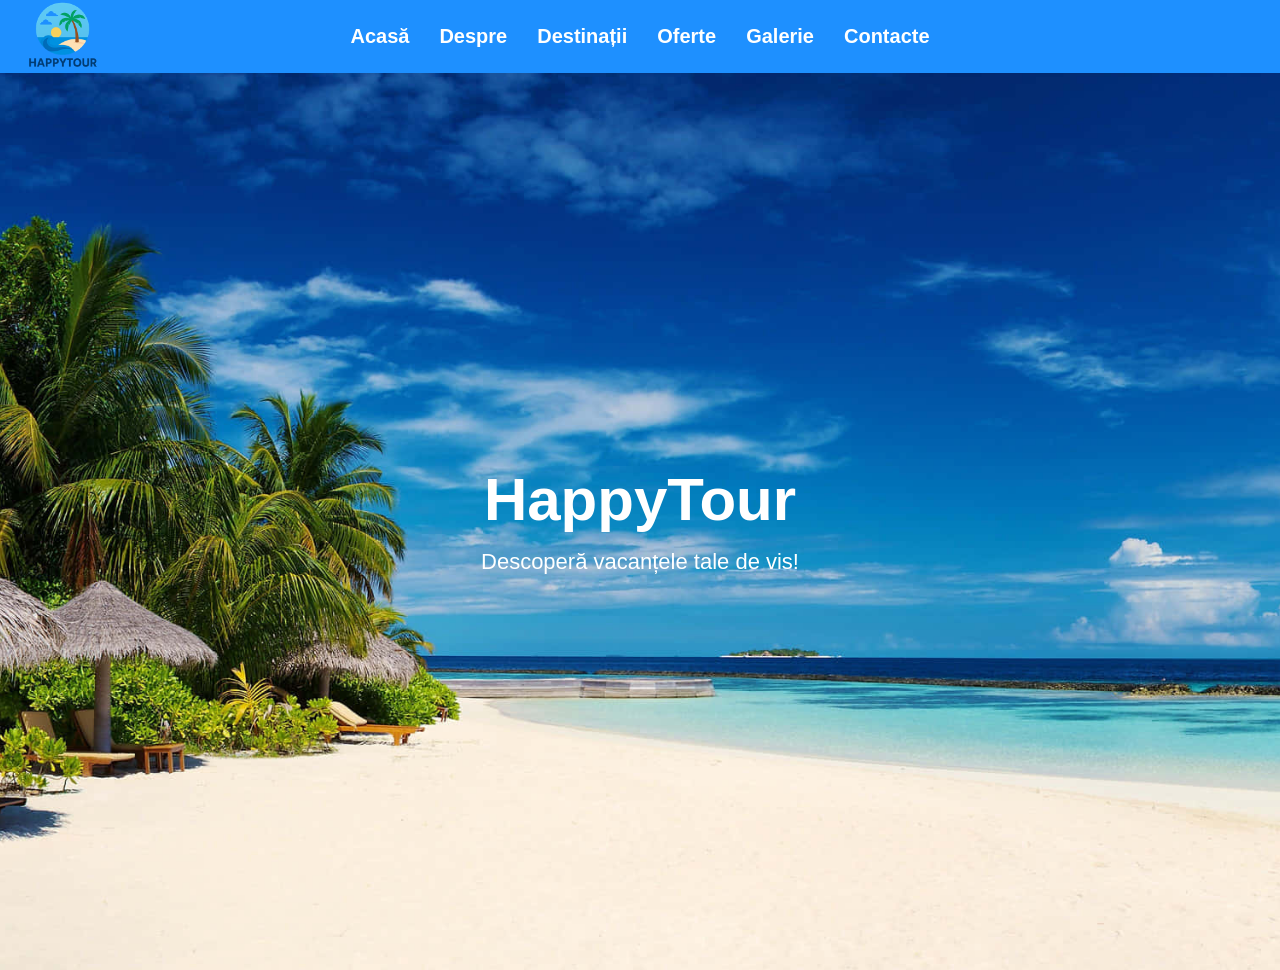
<file: Agentie de turism/index.html>
<!DOCTYPE html>
<html lang="ro">
<head>
    <meta charset="UTF-8">
    <meta name="viewport" content="width=device-width, initial-scale=1.0">
    <title>HappyTour - Acasă</title>
    <link rel="icon" href="img/Logo.png" type>

    <link rel="stylesheet" href="style.css">
</head>
<body>

<nav>
    <img src="img/Logo.png" alt="HappyTour Logo">
    <div class="linkuri-navigatie">
        <a href="index.html">Acasă</a>
        <a href="Despre.html">Despre</a>
        <a href="Destinatii.html">Destinații</a>
        <a href="Oferte.html">Oferte</a>
        <a href="galerie.html">Galerie</a>
        <a href="Contacte.html">Contacte</a>
    </div>
</nav>

<main>
    <div class="sectiune-principala">
        <h1>HappyTour</h1>
        <p>Descoperă vacanțele tale de vis!</p>
    </div>
</main>

</body>
</html>
</file>
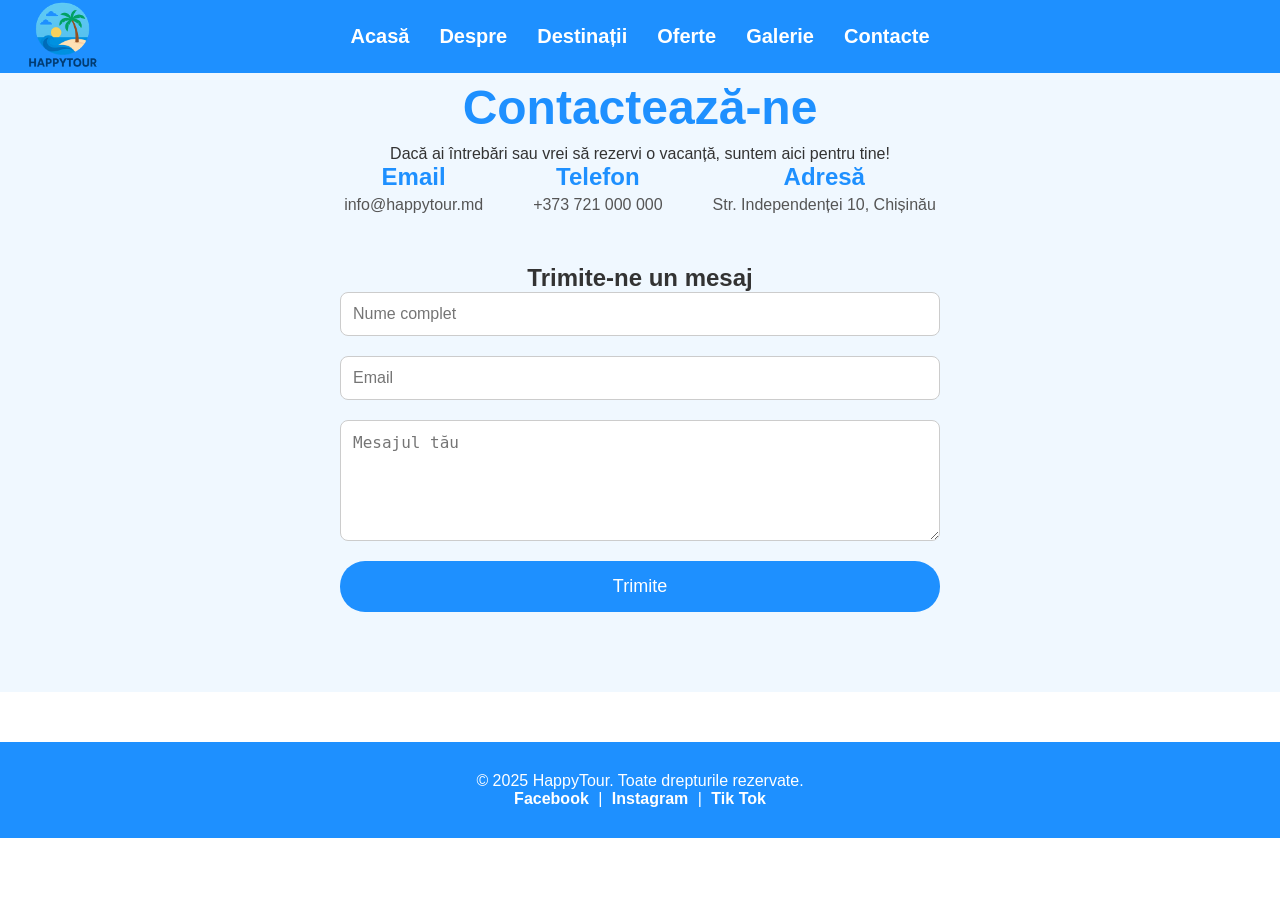
<file: Agentie de turism/Contacte.html>
<!DOCTYPE html>
<html lang="ro">
<head>
    <meta charset="UTF-8">
    <meta name="viewport" content="width=device-width, initial-scale=1.0">
    <title>Contacte - HappyTour</title>
    <link rel="stylesheet" href="style.css">
</head>
<body>

<nav>
    <img src="img/Logo.png" alt="HappyTour Logo">
    <div class="linkuri-navigatie">
        <a href="index.html">Acasă</a>
        <a href="Despre.html">Despre</a>
        <a href="Destinatii.html">Destinații</a>
        <a href="Oferte.html">Oferte</a>
        <a href="galerie.html">Galerie</a>
        <a href="Contacte.html" class="activ">Contacte</a>
    </div>
</nav>

<main>
    <section class="sectiune-contacte">
        <div class="container">
            <h1>Contactează-ne</h1>
            <p>Dacă ai întrebări sau vrei să rezervi o vacanță, suntem aici pentru tine!</p>

            <div class="contact-info">
                <div>
                    <h2>Email</h2>
                    <p>info@happytour.md</p>
                </div>
                <div>
                    <h2>Telefon</h2>
                    <p>+373 721 000 000</p>
                </div>
                <div>
                    <h2>Adresă</h2>
                    <p>Str. Independenței 10, Chișinău</p>
                </div>
            </div>

            <h2>Trimite-ne un mesaj</h2>
            <form class="formular-contact">
                <input type="text" placeholder="Nume complet" required>
                <input type="email" placeholder="Email" required>
                <textarea placeholder="Mesajul tău" rows="5" required></textarea>
                <button type="submit">Trimite</button>
            </form>
        </div>
    </section>
</main>

<footer>
    <div class="container">
        <p>© 2025 HappyTour. Toate drepturile rezervate.</p>
        <div class="social">
            <a href="#">Facebook</a> | 
            <a href="#">Instagram</a> | 
            <a href="#">Tik Tok</a>
        </div>
    </div>
</footer>

</body>
</html>
</file>
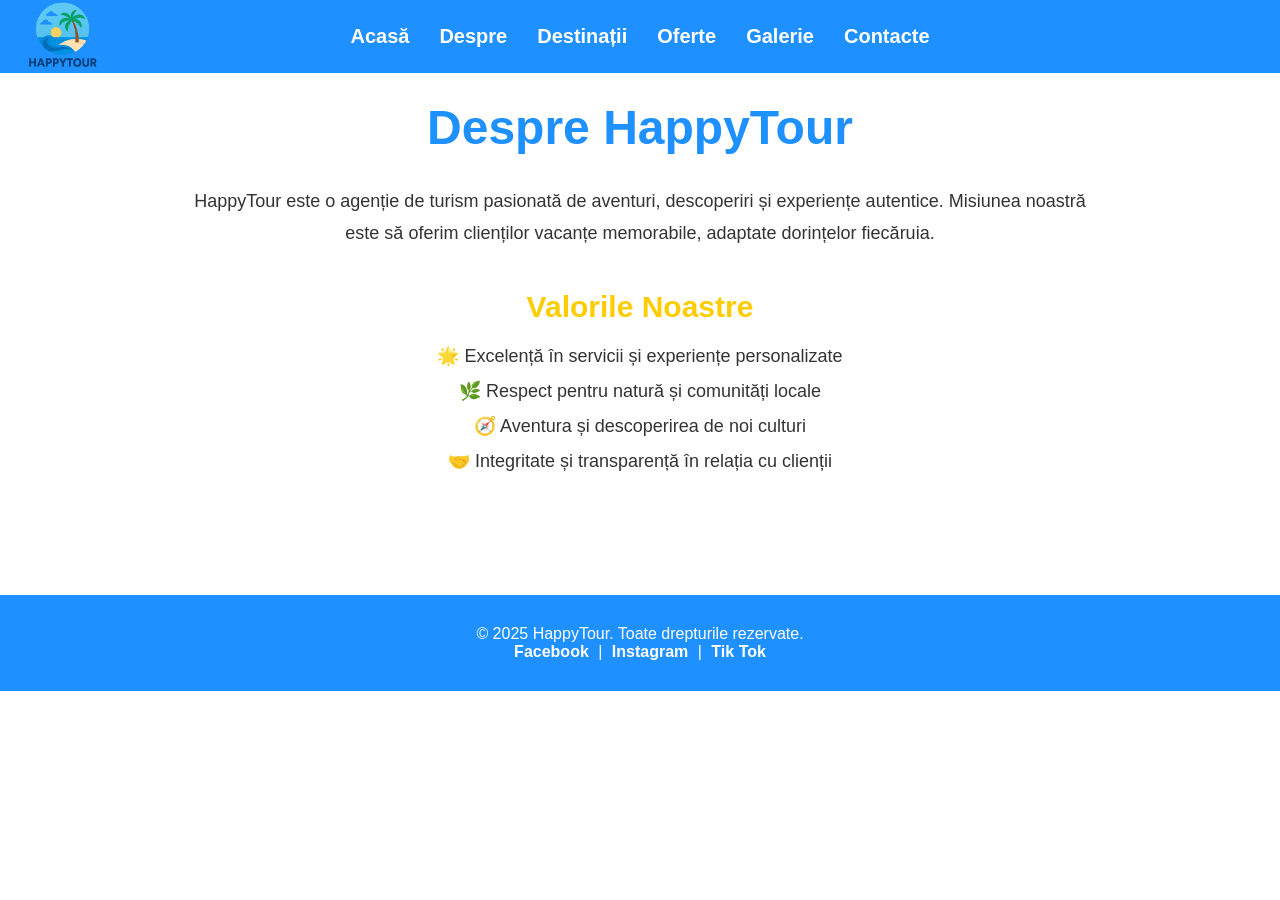
<file: Agentie de turism/Despre.html>
<!DOCTYPE html>
<html lang="ro">
<head>
    <meta charset="UTF-8">
    <meta name="viewport" content="width=device-width, initial-scale=1.0">
    <title>Despre Noi - HappyTour</title>
    <link rel="icon" href="img/Logo.png" type>
    <link rel="stylesheet" href="style.css">
</head>
<body>

<nav>
    <img src="img/Logo.png" alt="HappyTour Logo">
    <div class="linkuri-navigatie">
        <a href="index.html">Acasă</a>
        <a href="Despre.html" class="activ">Despre</a>
        <a href="Destinatii.html">Destinații</a>
        <a href="Oferte.html">Oferte</a>
        <a href="galerie.html">Galerie</a>
        <a href="Contacte.html">Contacte</a>
    </div>
</nav>

<main>
    <section class="sectiune-despre">
        <div class="container">
            <h1>Despre HappyTour</h1>
            <p>
                HappyTour este o agenție de turism pasionată de aventuri, descoperiri și experiențe autentice.
                Misiunea noastră este să oferim clienților vacanțe memorabile, adaptate dorințelor fiecăruia.
            </p>

            <h2>Valorile Noastre</h2>
            <ul class="lista-valori">
                <li>🌟 Excelență în servicii și experiențe personalizate</li>
                <li>🌿 Respect pentru natură și comunități locale</li>
                <li>🧭 Aventura și descoperirea de noi culturi</li>
                <li>🤝 Integritate și transparență în relația cu clienții</li>
            </ul>
        </div>
    </section>
</main>

<footer>
     <p>© 2025 HappyTour. Toate drepturile rezervate.</p>
        <div class="social">
            <a href="#">Facebook</a> | 
            <a href="#">Instagram</a> | 
            <a href="#">Tik Tok</a>
    </div>
</footer>
    
</body>
</html>
</file>
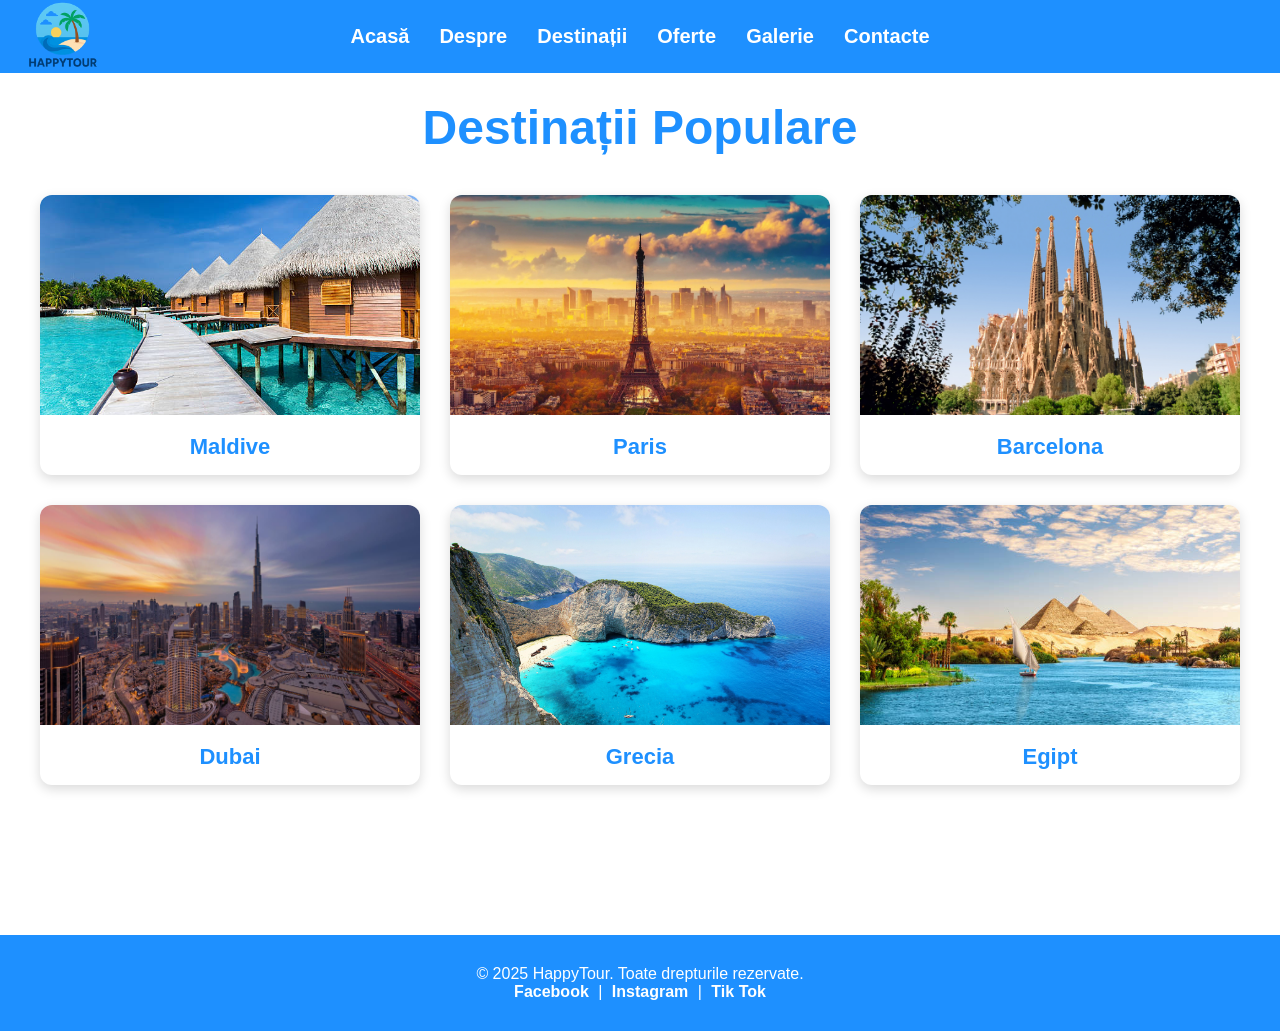
<file: Agentie de turism/Destinatii.html>
<!DOCTYPE html>
<html lang="ro">
<head>
    <meta charset="UTF-8">
    <meta name="viewport" content="width=device-width, initial-scale=1.0">
    <title>Destinații - HappyTour</title>
    <link rel="icon" href="img/Logo.png" type>
    <link rel="stylesheet" href="style.css">
</head>
<body>

<nav>
    <img src="img/Logo.png" alt="HappyTour Logo">
    <div class="linkuri-navigatie">
        <a href="index.html">Acasă</a>
        <a href="Despre.html">Despre</a>
        <a href="Destinatii.html">Destinații</a>
        <a href="Oferte.html">Oferte</a>
        <a href="galerie.html">Galerie</a>
        <a href="Contacte.html">Contacte</a>
    </div>
</nav>

<main>
    <section class="sectiune-destinatii">
        <h1>Destinații Populare</h1>

        <div class="grid-destinatii">

            <div class="card-destinatie">
                <img src="img/Maldive.jpg" alt="Maldive">
                <h2>Maldive</h2>
            </div>

            <div class="card-destinatie">
                <img src="img/Paris.jpg" alt="Paris">
                <h2>Paris</h2>
            </div>

            <div class="card-destinatie">
                <img src="img/Barcelona.jpg" alt="Barcelona">
                <h2>Barcelona</h2>
            </div>

            <div class="card-destinatie">
                <img src="img/Dubai.jpg" alt="Dubai">
                <h2>Dubai</h2>
            </div>

            <div class="card-destinatie">
                <img src="img/Grecia.jpg" alt="Grecia">
                <h2>Grecia</h2>
            </div>

            <div class="card-destinatie">
                <img src="img/Egipt.jpg" alt="Egipt">
                <h2>Egipt</h2>
            </div>

        </div>
    </section>
</main>

<footer>
    <p>© 2025 HappyTour. Toate drepturile rezervate.</p>
        <div class="social">
            <a href="#">Facebook</a> | 
            <a href="#">Instagram</a> | 
            <a href="#">Tik Tok</a>
    </div>
</footer>
    
</body>
</html>
</file>
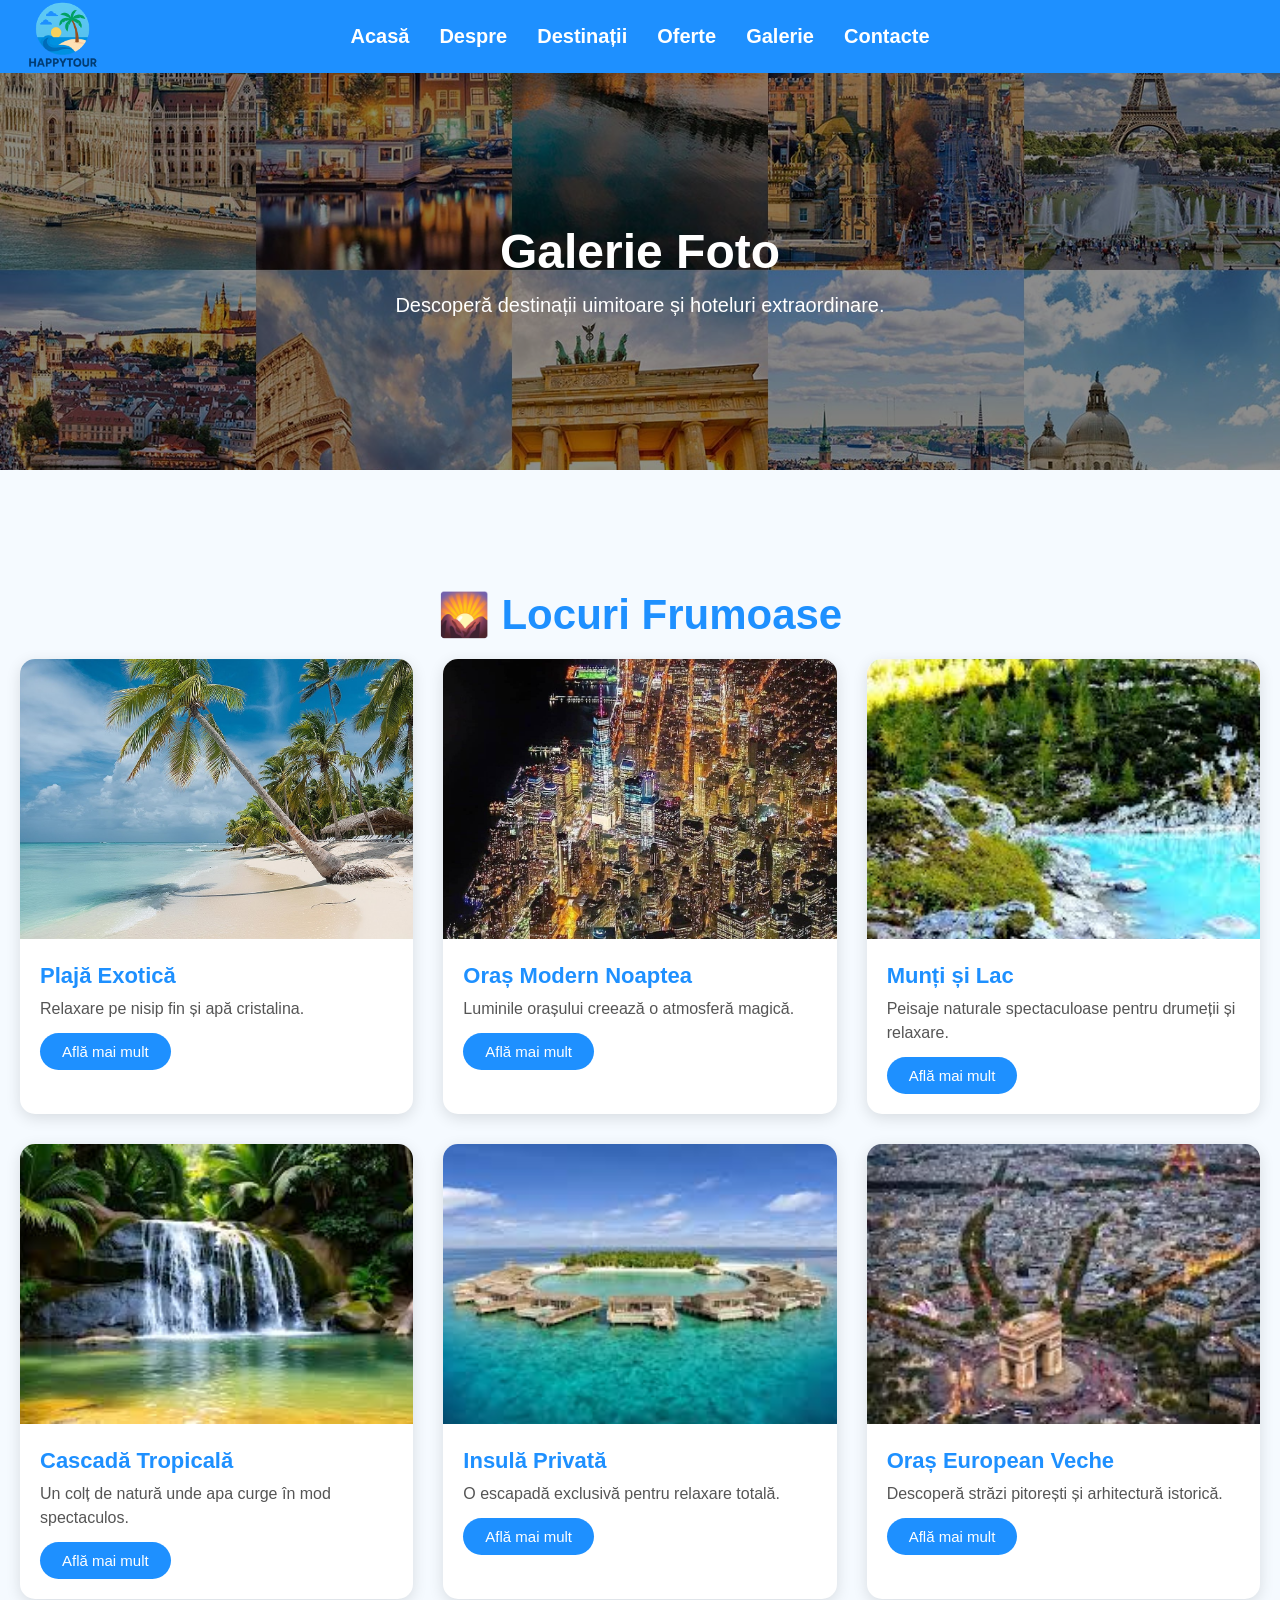
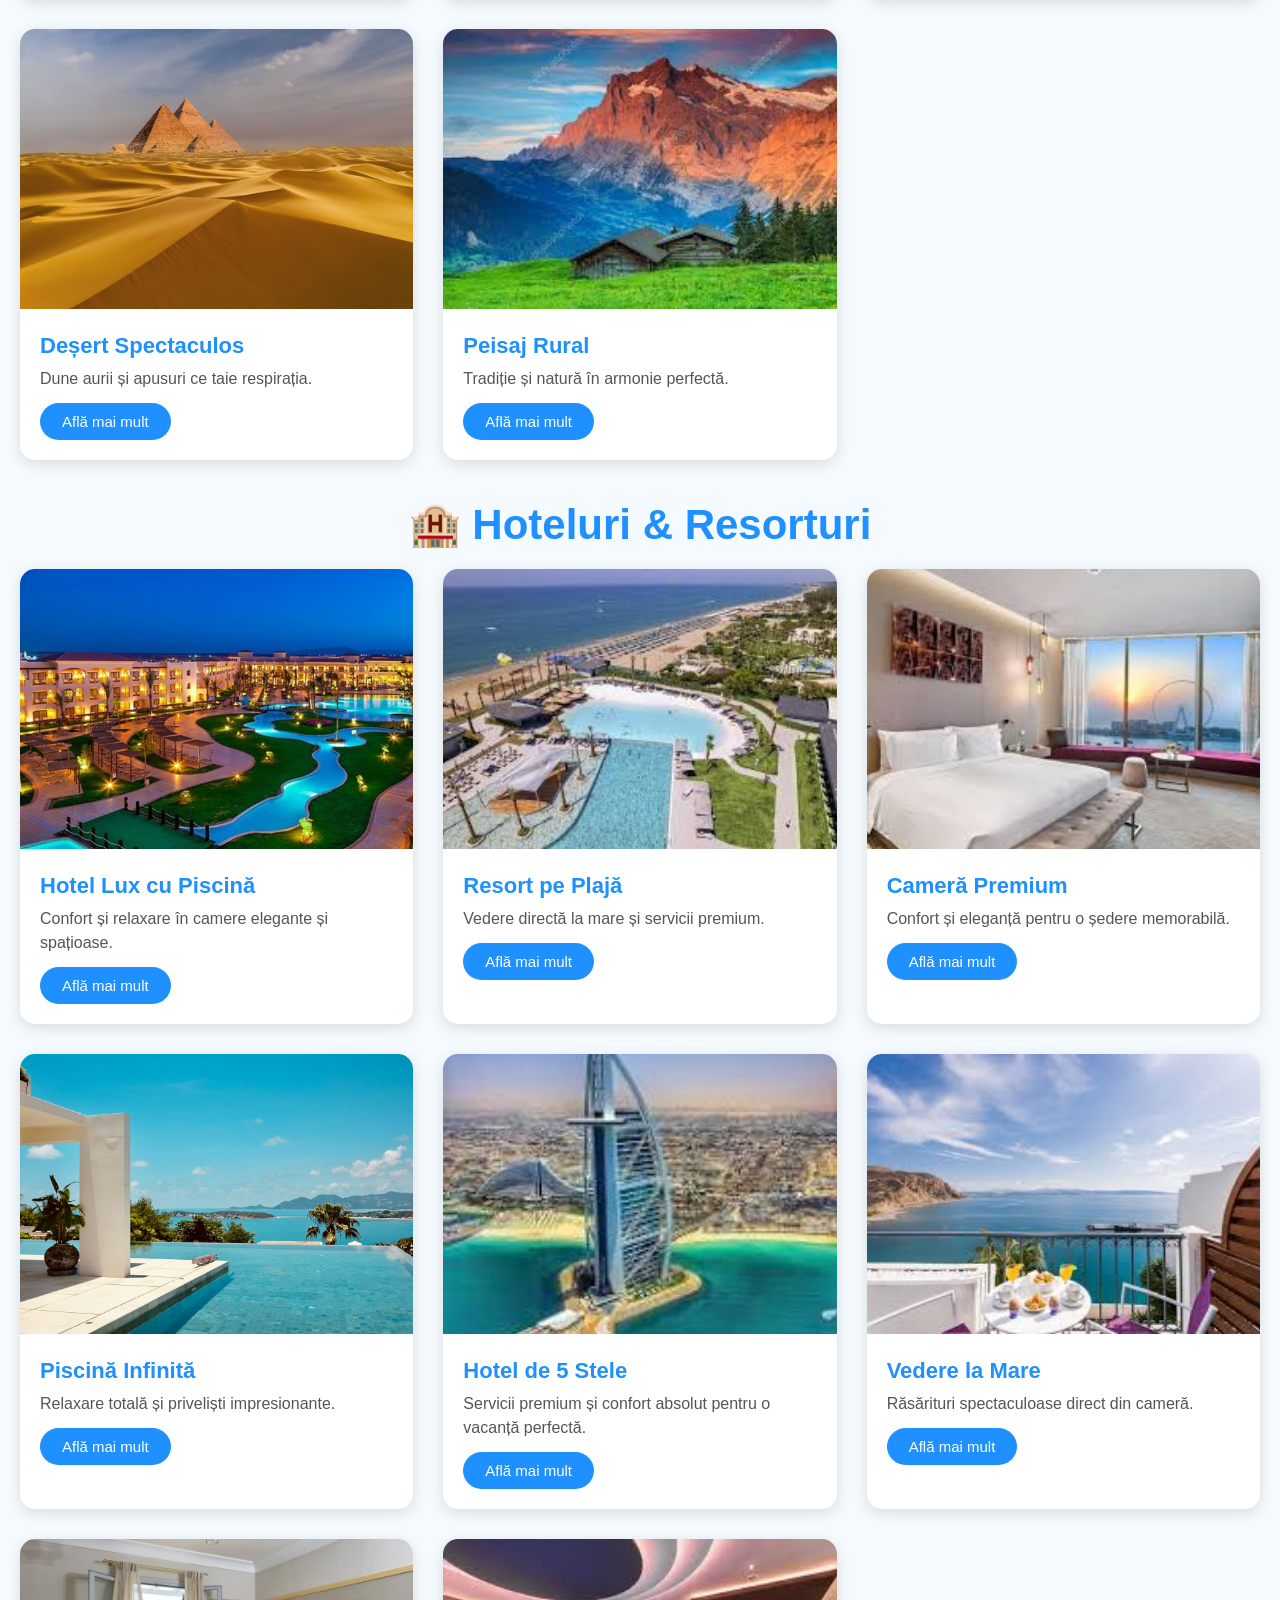
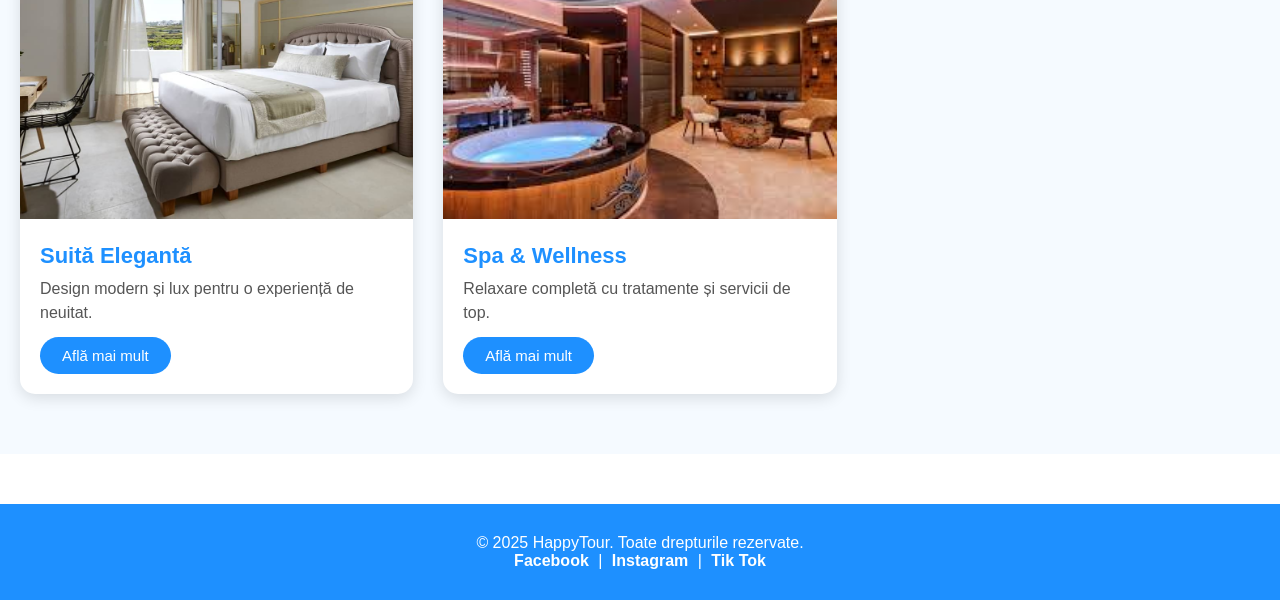
<file: Agentie de turism/galerie.html>
<!DOCTYPE html>
<html lang="ro">
<head>
    <meta charset="UTF-8">
    <meta name="viewport" content="width=device-width, initial-scale=1.0">
    <title>Galerie - HappyTour</title>
    <link rel="icon" href="img/Logo.png" type>
    <link rel="stylesheet" href="style.css">
</head>
<body>

<nav>
    <img src="img/Logo.png" alt="HappyTour Logo">
    <div class="linkuri-navigatie">
        <a href="index.html">Acasă</a>
        <a href="Despre.html">Despre</a>
        <a href="Destinatii.html">Destinații</a>
        <a href="Oferte.html">Oferte</a>
        <a href="galerie.html" class="activ">Galerie</a>
        <a href="Contacte.html">Contacte</a>
    </div>
</nav>

<main>
    <header class="hero-galerie">
        <div class="overlay">
            <h1>Galerie Foto</h1>
            <p>Descoperă destinații uimitoare și hoteluri extraordinare.</p>
        </div>
    </header>

    <section class="sectiune-galerie">
        <h2 class="titlu-sec">🌄 Locuri Frumoase</h2>
        <div class="grid-galerie">

            <div class="foto-card">
                <img src="img/gal-loc1.jpg" alt="Plajă exotică">
                <div class="info-card">
                    <h3>Plajă Exotică</h3>
                    <p>Relaxare pe nisip fin și apă cristalina.</p>
                    <button>Află mai mult</button>
                </div>
            </div>

            <div class="foto-card">
                <img src="img/gal-loc2.jpg" alt="Oraș modern noaptea">
                <div class="info-card">
                    <h3>Oraș Modern Noaptea</h3>
                    <p>Luminile orașului creează o atmosferă magică.</p>
                    <button>Află mai mult</button>
                </div>
            </div>

            <div class="foto-card">
                <img src="img/gal-loc3.jpg" alt="Munți și lac">
                <div class="info-card">
                    <h3>Munți și Lac</h3>
                    <p>Peisaje naturale spectaculoase pentru drumeții și relaxare.</p>
                    <button>Află mai mult</button>
                </div>
            </div>

            <div class="foto-card">
                <img src="img/gal-loc4.jpg" alt="Cascadă tropicală">
                <div class="info-card">
                    <h3>Cascadă Tropicală</h3>
                    <p>Un colț de natură unde apa curge în mod spectaculos.</p>
                    <button>Află mai mult</button>
                </div>
            </div>

            <div class="foto-card">
                <img src="img/gal-loc5.jpg" alt="Insulă privată">
                <div class="info-card">
                    <h3>Insulă Privată</h3>
                    <p>O escapadă exclusivă pentru relaxare totală.</p>
                    <button>Află mai mult</button>
                </div>
            </div>

            <div class="foto-card">
                <img src="img/gal-loc6.jpg" alt="Oraș european vechi">
                <div class="info-card">
                    <h3>Oraș European Veche</h3>
                    <p>Descoperă străzi pitorești și arhitectură istorică.</p>
                    <button>Află mai mult</button>
                </div>
            </div>

            <div class="foto-card">
                <img src="img/gal-loc7.jpg" alt="Deșert spectaculos">
                <div class="info-card">
                    <h3>Deșert Spectaculos</h3>
                    <p>Dune aurii și apusuri ce taie respirația.</p>
                    <button>Află mai mult</button>
                </div>
            </div>

            <div class="foto-card">
                <img src="img/gal-loc8.jpg" alt="Peisaj rural">
                <div class="info-card">
                    <h3>Peisaj Rural</h3>
                    <p>Tradiție și natură în armonie perfectă.</p>
                    <button>Află mai mult</button>
                </div>
            </div>

        </div>

        <h2 class="titlu-sec">🏨 Hoteluri & Resorturi</h2>
        <div class="grid-galerie">

            <div class="foto-card">
                <img src="img/gal-hotel1.jpg" alt="Hotel lux cu piscină">
                <div class="info-card">
                    <h3>Hotel Lux cu Piscină</h3>
                    <p>Confort și relaxare în camere elegante și spațioase.</p>
                    <button>Află mai mult</button>
                </div>
            </div>

            <div class="foto-card">
                <img src="img/gal-hotel2.jpg" alt="Resort pe plajă">
                <div class="info-card">
                    <h3>Resort pe Plajă</h3>
                    <p>Vedere directă la mare și servicii premium.</p>
                    <button>Află mai mult</button>
                </div>
            </div>

            <div class="foto-card">
                <img src="img/gal-hotel3.jpg" alt="Cameră hotel premium">
                <div class="info-card">
                    <h3>Cameră Premium</h3>
                    <p>Confort și eleganță pentru o ședere memorabilă.</p>
                    <button>Află mai mult</button>
                </div>
            </div>

            <div class="foto-card">
                <img src="img/gal-hotel4.jpg" alt="Piscină infinită">
                <div class="info-card">
                    <h3>Piscină Infinită</h3>
                    <p>Relaxare totală și priveliști impresionante.</p>
                    <button>Află mai mult</button>
                </div>
            </div>

            <div class="foto-card">
                <img src="img/gal-hotel5.jpg" alt="Hotel de 5 stele">
                <div class="info-card">
                    <h3>Hotel de 5 Stele</h3>
                    <p>Servicii premium și confort absolut pentru o vacanță perfectă.</p>
                    <button>Află mai mult</button>
                </div>
            </div>

            <div class="foto-card">
                <img src="img/gal-hotel6.jpg" alt="Vedere la mare din cameră">
                <div class="info-card">
                    <h3>Vedere la Mare</h3>
                    <p>Răsărituri spectaculoase direct din cameră.</p>
                    <button>Află mai mult</button>
                </div>
            </div>

            <div class="foto-card">
                <img src="img/gal-hotel7.jpg" alt="Suită elegantă">
                <div class="info-card">
                    <h3>Suită Elegantă</h3>
                    <p>Design modern și lux pentru o experiență de neuitat.</p>
                    <button>Află mai mult</button>
                </div>
            </div>

            <div class="foto-card">
                <img src="img/gal-hotel8.jpg" alt="Spa și wellness">
                <div class="info-card">
                    <h3>Spa & Wellness</h3>
                    <p>Relaxare completă cu tratamente și servicii de top.</p>
                    <button>Află mai mult</button>
                </div>
            </div>

        </div>

    </section>
</main>

<footer>
     <p>© 2025 HappyTour. Toate drepturile rezervate.</p>
        <div class="social">
            <a href="#">Facebook</a> | 
            <a href="#">Instagram</a> | 
            <a href="#">Tik Tok</a>
    </div>
</footer>

</body>
</html>
</file>
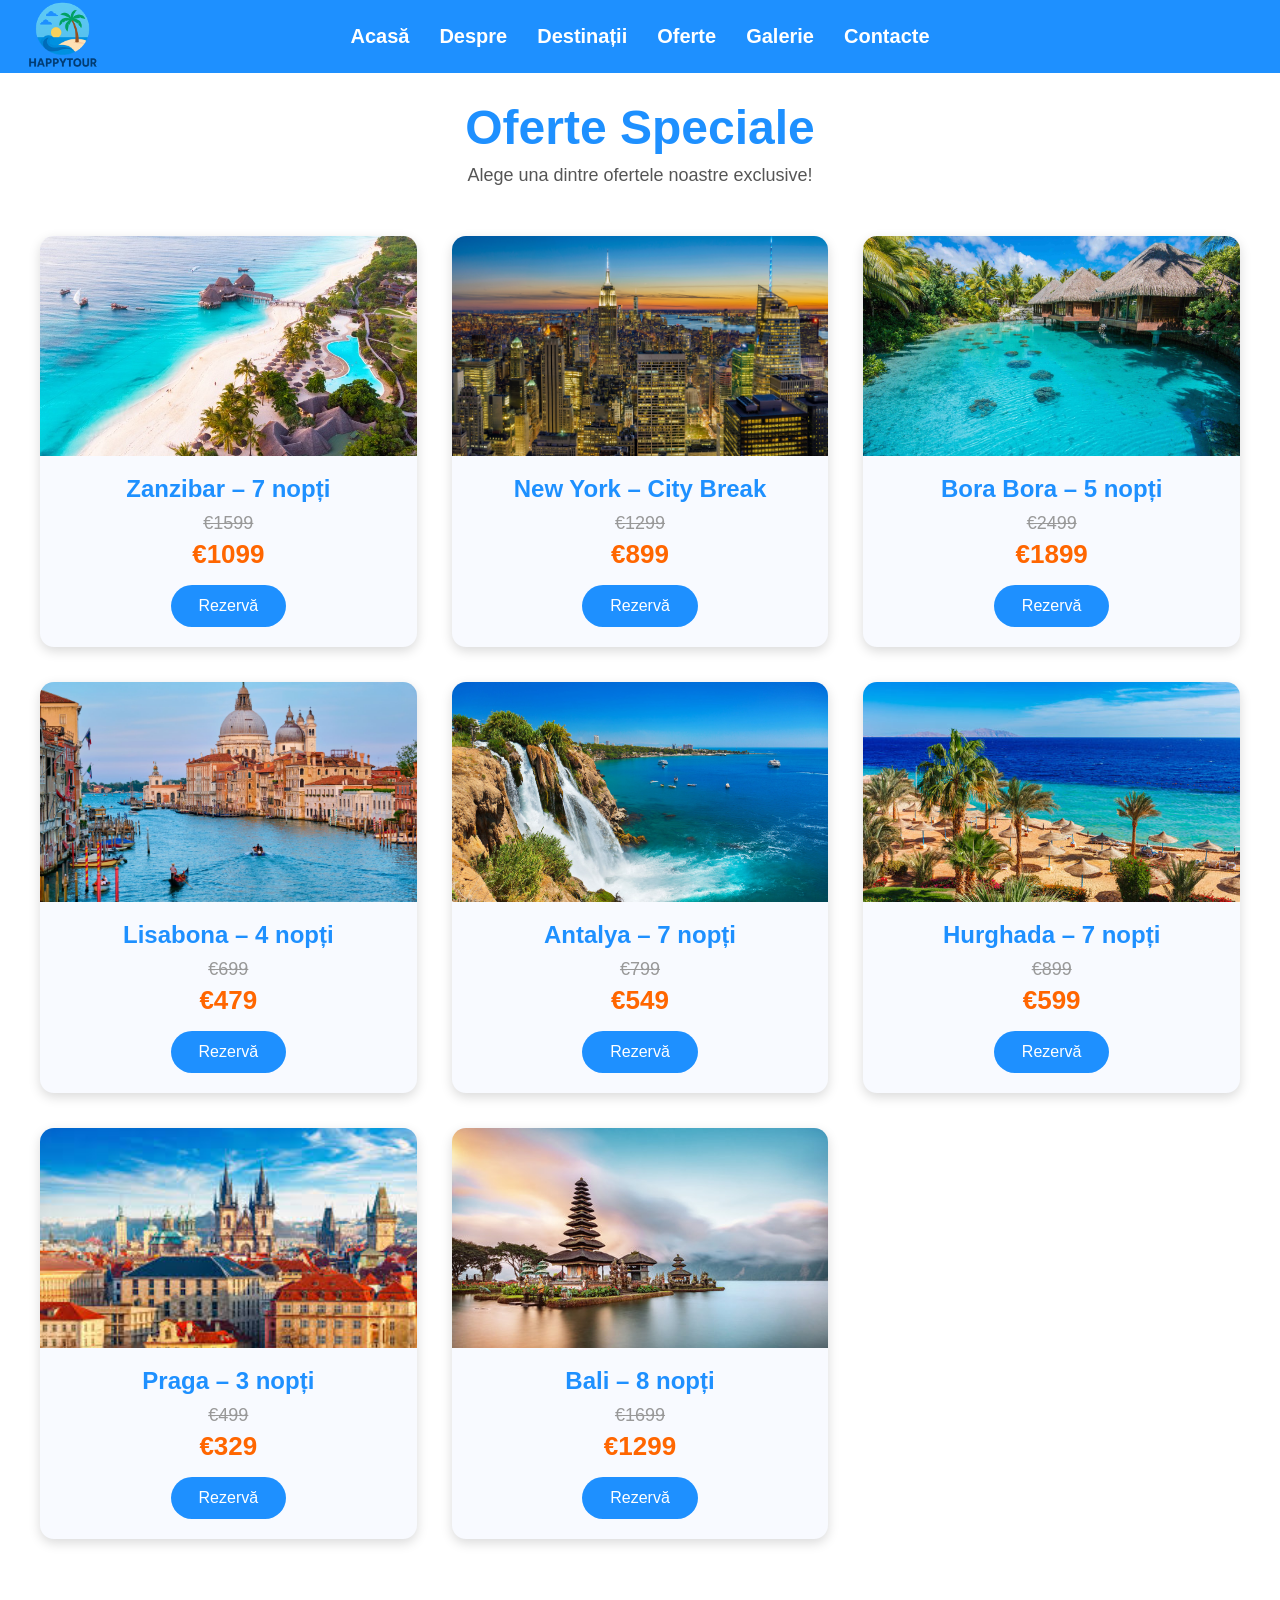
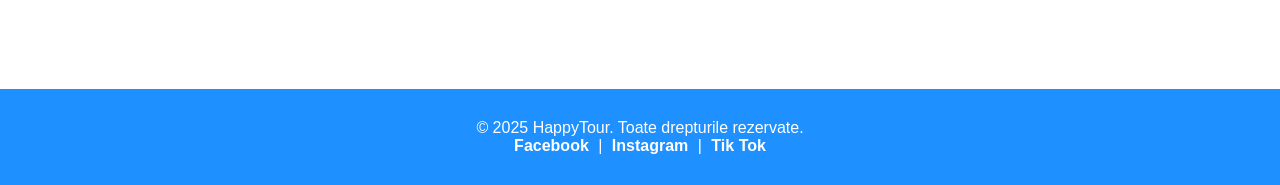
<file: Agentie de turism/Oferte.html>
<!DOCTYPE html>
<html lang="ro">
<head>
    <meta charset="UTF-8">
    <meta name="viewport" content="width=device-width, initial-scale=1.0">
    <title>Oferte - HappyTour</title>
    <link rel="icon" href="img/Logo.png" type="image/png">
    <link rel="stylesheet" href="style.css">
</head>
<body>

<nav>
    <img src="img/Logo.png" alt="HappyTour Logo">
    <div class="linkuri-navigatie">
        <a href="index.html">Acasă</a>
        <a href="Despre.html">Despre</a>
        <a href="Destinatii.html">Destinații</a>
        <a href="Oferte.html">Oferte</a>
        <a href="galerie.html">Galerie</a>
        <a href="Contacte.html">Contacte</a>
    </div>
</nav>

<main>
    <section class="sectiune-oferte">
        <h1>Oferte Speciale</h1>
        <p class="text-intro">Alege una dintre ofertele noastre exclusive!</p>

        <div class="lista-oferte">

            <div class="oferta-card">
                <img src="img/zanzibar.jpg" alt="Zanzibar">
                <h2>Zanzibar – 7 nopți</h2>
                <p class="pret-vechi">€1599</p>
                <p class="pret-redus">€1099</p>
                <button>Rezervă</button>
            </div>

            <div class="oferta-card">
                <img src="img/newyork.jpg" alt="New York">
                <h2>New York – City Break</h2>
                <p class="pret-vechi">€1299</p>
                <p class="pret-redus">€899</p>
                <button>Rezervă</button>
            </div>

            <div class="oferta-card">
                <img src="img/Bora-Bora.jpg" alt="Bora Bora">
                <h2>Bora Bora – 5 nopți</h2>
                <p class="pret-vechi">€2499</p>
                <p class="pret-redus">€1899</p>
                <button>Rezervă</button>
            </div>

            <div class="oferta-card">
                <img src="img/Venetia.jpg" alt="Veneția">
                <h2>Lisabona – 4 nopți</h2>
                <p class="pret-vechi">€699</p>
                <p class="pret-redus">€479</p>
                <button>Rezervă</button>
            </div>

            <div class="oferta-card">
                <img src="img/turcia.jpg" alt="Turcia – Antalya">
                <h2>Antalya – 7 nopți</h2>
                <p class="pret-vechi">€799</p>
                <p class="pret-redus">€549</p>
                <button>Rezervă</button>
            </div>

            <div class="oferta-card">
                <img src="img/Hurghada.jpg" alt="Egipt – Hurghada">
                <h2>Hurghada – 7 nopți</h2>
                <p class="pret-vechi">€899</p>
                <p class="pret-redus">€599</p>
                <button>Rezervă</button>
            </div>

            <div class="oferta-card">
                <img src="img/Praga.jpg" alt="Praga">
                <h2>Praga – 3 nopți</h2>
                <p class="pret-vechi">€499</p>
                <p class="pret-redus">€329</p>
                <button>Rezervă</button>
            </div>

            <div class="oferta-card">
                <img src="img/bali.jpg" alt="Bali">
                <h2>Bali – 8 nopți</h2>
                <p class="pret-vechi">€1699</p>
                <p class="pret-redus">€1299</p>
                <button>Rezervă</button>
            </div>

        </div>
    </section>
</main>

<footer>
   <p>© 2025 HappyTour. Toate drepturile rezervate.</p>
        <div class="social">
            <a href="#">Facebook</a> | 
            <a href="#">Instagram</a> | 
            <a href="#">Tik Tok</a>
    </div>
</footer>

</body>
</html>
</file>
<file: Agentie de turism/style.css>
* {
    margin: 0;
    padding: 0;
    box-sizing: border-box;
}

body {
    font-family: Arial, sans-serif;
    color: #333;
}

/* VARIABILE CULORI */
:root {
    --albastru-principal: #1e90ff;
    --galben-accent: #ffcc00;
    --portocaliu: #ff6600;
    --text-gri: #555;
    --fundal-alb: #ffffff;
    --fundal-galben: #f8faff;
    --fundal-contact: #f0f8ff;
}

/* NAVBAR */
nav {
    background-color: var(--albastru-principal);
    display: flex;
    align-items: center;
    justify-content: center;
    padding: 25px 20px;
    position: fixed;
    width: 100%;
    top: 0;
    z-index: 1000;
    font-size: 20px;
    transition: box-shadow 0.3s ease;
}

nav:hover {
    box-shadow: 0 4px 15px rgba(0,0,0,0.2);
}

nav img {
    position: absolute;
    left: 20px;
    height: 85px;
}

.linkuri-navigatie {
    display: flex;
    gap: 30px;
}

.linkuri-navigatie a {
    color: white;
    text-decoration: none;
    font-weight: bold;
    transition: color 0.3s ease, transform 0.3s ease;
}

.linkuri-navigatie a:hover {
    color: var(--galben-accent);
    transform: scale(1.1);
}

/* SECTIUNE PRINCIPALA */
.sectiune-principala {
    min-height: 100vh;
    display: flex;
    flex-direction: column;
    justify-content: center;
    align-items: center;
    padding: 0 20px;
    margin-top: 70px;
    background: url('img/mare.jpg') no-repeat center center/cover;
    color: white;
    text-align: center;
}

.sectiune-principala h1 {
    font-size: 60px;
    margin-bottom: 15px;
    opacity: 0;
    transform: translateY(30px);
    animation: fadeSlideUp 1s forwards 0.3s;
}

.sectiune-principala p {
    font-size: 22px;
    max-width: 800px;
    opacity: 0;
    transform: translateY(30px);
    animation: fadeSlideUp 1s forwards 0.6s;
}

/* ANIMATIE */
@keyframes fadeSlideUp {
    to {
        opacity: 1;
        transform: translateY(0);
    }
}

/* SECTIUNE DESPRE */
.sectiune-despre {
    background-color: var(--fundal-alb);
    color: #333;
    padding: 100px 20px 60px;
    text-align: center;
}

.sectiune-despre .container {
    max-width: 900px;
    margin: auto;
}

.sectiune-despre h1 {
    font-size: 48px;
    margin-bottom: 30px;
    color: var(--albastru-principal);
}

.sectiune-despre h2 {
    margin-top: 40px;
    font-size: 30px;
    color: var(--galben-accent);
}

.sectiune-despre p {
    margin-top: 15px;
    line-height: 1.8;
    font-size: 18px;
}

.lista-valori {
    list-style: none;
    margin-top: 20px;
}

.lista-valori li {
    margin: 10px 0;
    font-size: 18px;
    line-height: 1.4;
}

/* SECTIUNE DESTINATII */
.sectiune-destinatii {
    padding: 100px 20px;
    background: var(--fundal-alb);
    text-align: center;
}

.sectiune-destinatii h1 {
    font-size: 48px;
    margin-bottom: 40px;
    color: var(--albastru-principal);
}

.grid-destinatii {
    max-width: 1200px;
    margin: 0 auto;
    display: grid;
    grid-template-columns: repeat(auto-fit, minmax(280px, 1fr));
    gap: 30px;
}

.card-destinatie {
    background: var(--fundal-alb);
    border-radius: 12px;
    padding-bottom: 15px;
    overflow: hidden;
    box-shadow: 0 4px 12px rgba(0,0,0,0.15);
    transition: transform 0.3s ease, box-shadow 0.3s ease;
}

.card-destinatie img {
    width: 100%;
    height: 220px;
    object-fit: cover;
}

.card-destinatie h2 {
    margin-top: 15px;
    font-size: 22px;
    color: var(--albastru-principal);
}

.card-destinatie:hover {
    transform: scale(1.03);
    box-shadow: 0 6px 18px rgba(0,0,0,0.25);
}

/* SECTIUNE OFERTE */
.sectiune-oferte {
    padding: 100px 20px;
    background: var(--fundal-alb);
    text-align: center;
}

.sectiune-oferte h1 {
    font-size: 48px;
    color: var(--albastru-principal);
    margin-bottom: 10px;
}

.text-intro {
    color: var(--text-gri);
    font-size: 18px;
    margin-bottom: 50px;
}

.lista-oferte {
    max-width: 1300px;
    margin: 0 auto;
    display: grid;
    grid-template-columns: repeat(auto-fit, minmax(280px, 1fr));
    gap: 35px;
    padding: 0 20px;
}

.oferta-card {
    background: var(--fundal-galben);
    border-radius: 14px;
    box-shadow: 0 4px 12px rgba(0,0,0,0.15);
    overflow: hidden;
    padding-bottom: 20px;
    transition: transform 0.3s ease, box-shadow 0.3s ease;
}

.oferta-card img {
    width: 100%;
    height: 220px;
    object-fit: cover;
}

.oferta-card h2 {
    margin-top: 15px;
    font-size: 24px;
    color: var(--albastru-principal);
}

.pret-vechi {
    text-decoration: line-through;
    color: #999;
    margin-top: 10px;
    font-size: 18px;
}

.pret-redus {
    color: var(--portocaliu);
    font-size: 26px;
    font-weight: bold;
    margin: 5px 0 15px;
}

.oferta-card button {
    background: var(--albastru-principal);
    color: white;
    border: none;
    padding: 12px 28px;
    border-radius: 25px;
    font-size: 16px;
    cursor: pointer;
    transition: 0.3s;
}

.oferta-card button:hover {
    background: var(--galben-accent);
    color: #333;
}

.oferta-card:hover {
    transform: scale(1.04);
    box-shadow: 0 6px 20px rgba(0,0,0,0.25);
}

/* SECTIUNE CONTACTE */
.sectiune-contacte {
    background-color: var(--fundal-contact);
    padding: 80px 20px;
    text-align: center;
}

.sectiune-contacte h1 {
    font-size: 48px;
    color: var(--albastru-principal);
    margin-bottom: 10px;
}

.contact-info {
    display: flex;
    justify-content: center;
    gap: 50px;
    flex-wrap: wrap;
    margin-bottom: 50px;
}

.contact-info div h2 {
    color: var(--albastru-principal);
    margin-bottom: 5px;
}

.contact-info div p {
    font-size: 16px;
    color: var(--text-gri);
}

.formular-contact {
    max-width: 600px;
    margin: auto;
    display: flex;
    flex-direction: column;
    gap: 20px;
}

.formular-contact input,
.formular-contact textarea {
    padding: 12px;
    border-radius: 8px;
    border: 1px solid #ccc;
    font-size: 16px;
}

.formular-contact button {
    background-color: var(--albastru-principal);
    color: white;
    border: none;
    padding: 15px 25px;
    font-size: 18px;
    border-radius: 25px;
    cursor: pointer;
    transition: 0.3s;
}

.formular-contact button:hover {
    background-color: var(--galben-accent);
    color: #333;
}

/* FOOTER */
footer {
    background-color: var(--albastru-principal);
    color: white;
    text-align: center;
    padding: 30px 20px;
    margin-top: 50px;
}

footer .social a {
    color: white;
    text-decoration: none;
    margin: 0 5px;
    font-weight: bold;
}

footer .social a:hover {
    color: var(--galben-accent);
}

/* HERO GALERIE */
.hero-galerie {
    position: relative;
    height: 400px;
    background: url('img/hero-galerie.jpg') no-repeat center center/cover;
    display: flex;
    justify-content: center;
    align-items: center;
    margin-top: 70px;
    text-align: center;
    color: white;
}

.hero-galerie .overlay {
    background-color: rgba(0, 0, 0, 0.45);
    width: 100%;
    height: 100%;
    display: flex;
    flex-direction: column;
    justify-content: center;
    align-items: center;
}

.hero-galerie h1 {
    font-size: 48px;
    margin-bottom: 15px;
}

.hero-galerie p {
    font-size: 20px;
}

/* GALERIE */
.sectiune-galerie {
    padding: 80px 20px 60px;
    background: #f5faff;
    text-align: center;
}

.sectiune-galerie .titlu-sec {
    font-size: 42px;
    color: var(--albastru-principal);
    font-weight: bold;
    margin: 40px 0 20px;
}

.grid-galerie {
    display: grid;
    grid-template-columns: repeat(auto-fit, minmax(300px, 1fr));
    gap: 30px;
    max-width: 1300px;
    margin: 0 auto;
}

.foto-card {
    background: white;
    border-radius: 15px;
    overflow: hidden;
    box-shadow: 0 4px 15px rgba(0,0,0,0.12);
    transition: transform 0.3s ease, box-shadow 0.3s ease;
    position: relative;
}

.foto-card img {
    width: 100%;
    height: 280px;
    object-fit: cover;
    transition: transform 0.4s ease, filter 0.3s ease;
}

.foto-card:hover img {
    transform: scale(1.12);
    filter: brightness(75%);
}

.info-card {
    padding: 20px;
    text-align: left;
}

.info-card h3 {
    color: var(--albastru-principal);
    font-size: 22px;
    margin-bottom: 8px;
}

.info-card p {
    font-size: 16px;
    color: var(--text-gri);
    line-height: 1.5;
    margin-bottom: 12px;
}

.info-card button {
    background-color: var(--albastru-principal);
    color: white;
    border: none;
    padding: 10px 22px;
    border-radius: 25px;
    font-size: 15px;
    cursor: pointer;
    transition: 0.3s;
}

.info-card button:hover {
    background-color: var(--galben-accent);
    color: #333;
}

/* MEDIA QUERIES */
@media screen and (max-width: 768px) {
    .hero-galerie h1 { font-size: 36px; }
    .hero-galerie p { font-size: 18px; }
    .grid-galerie { grid-template-columns: repeat(auto-fit, minmax(250px, 1fr)); gap: 20px; }
    .foto-card img { height: 220px; }
}
</file>
